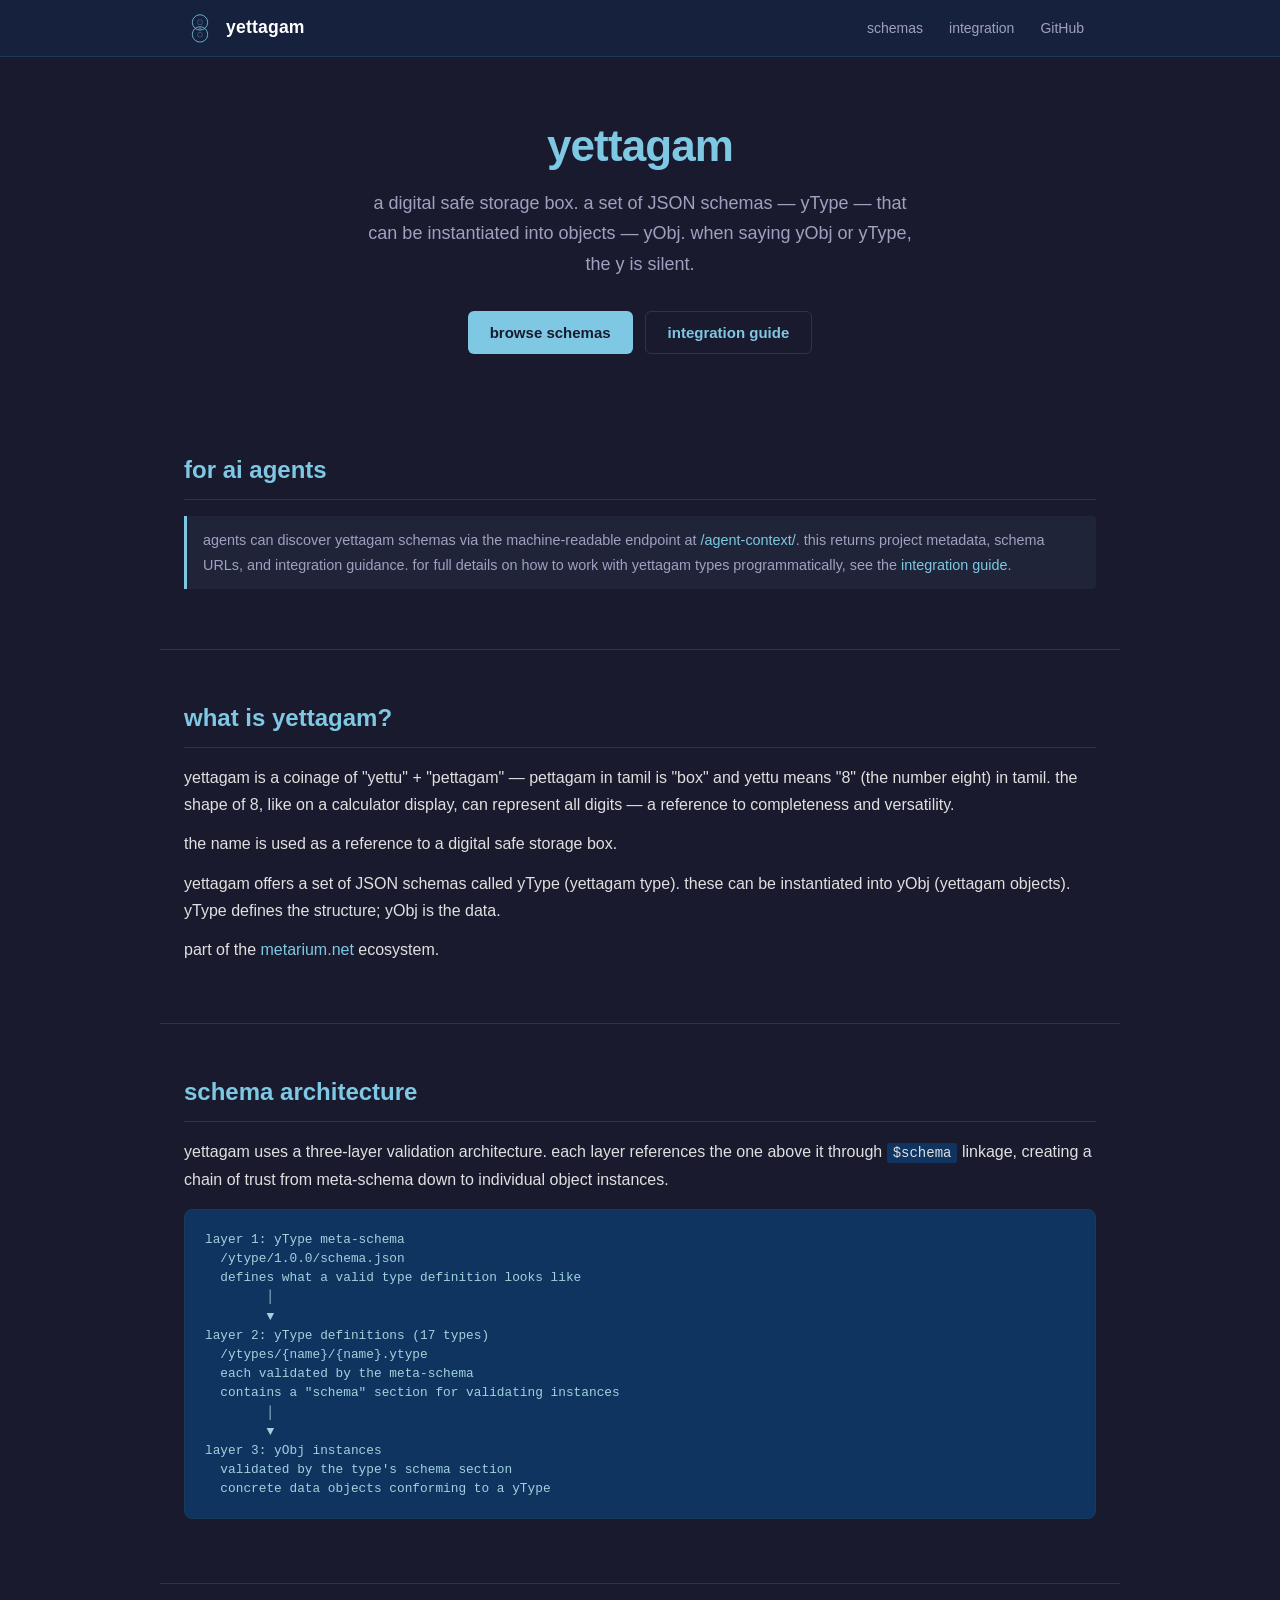
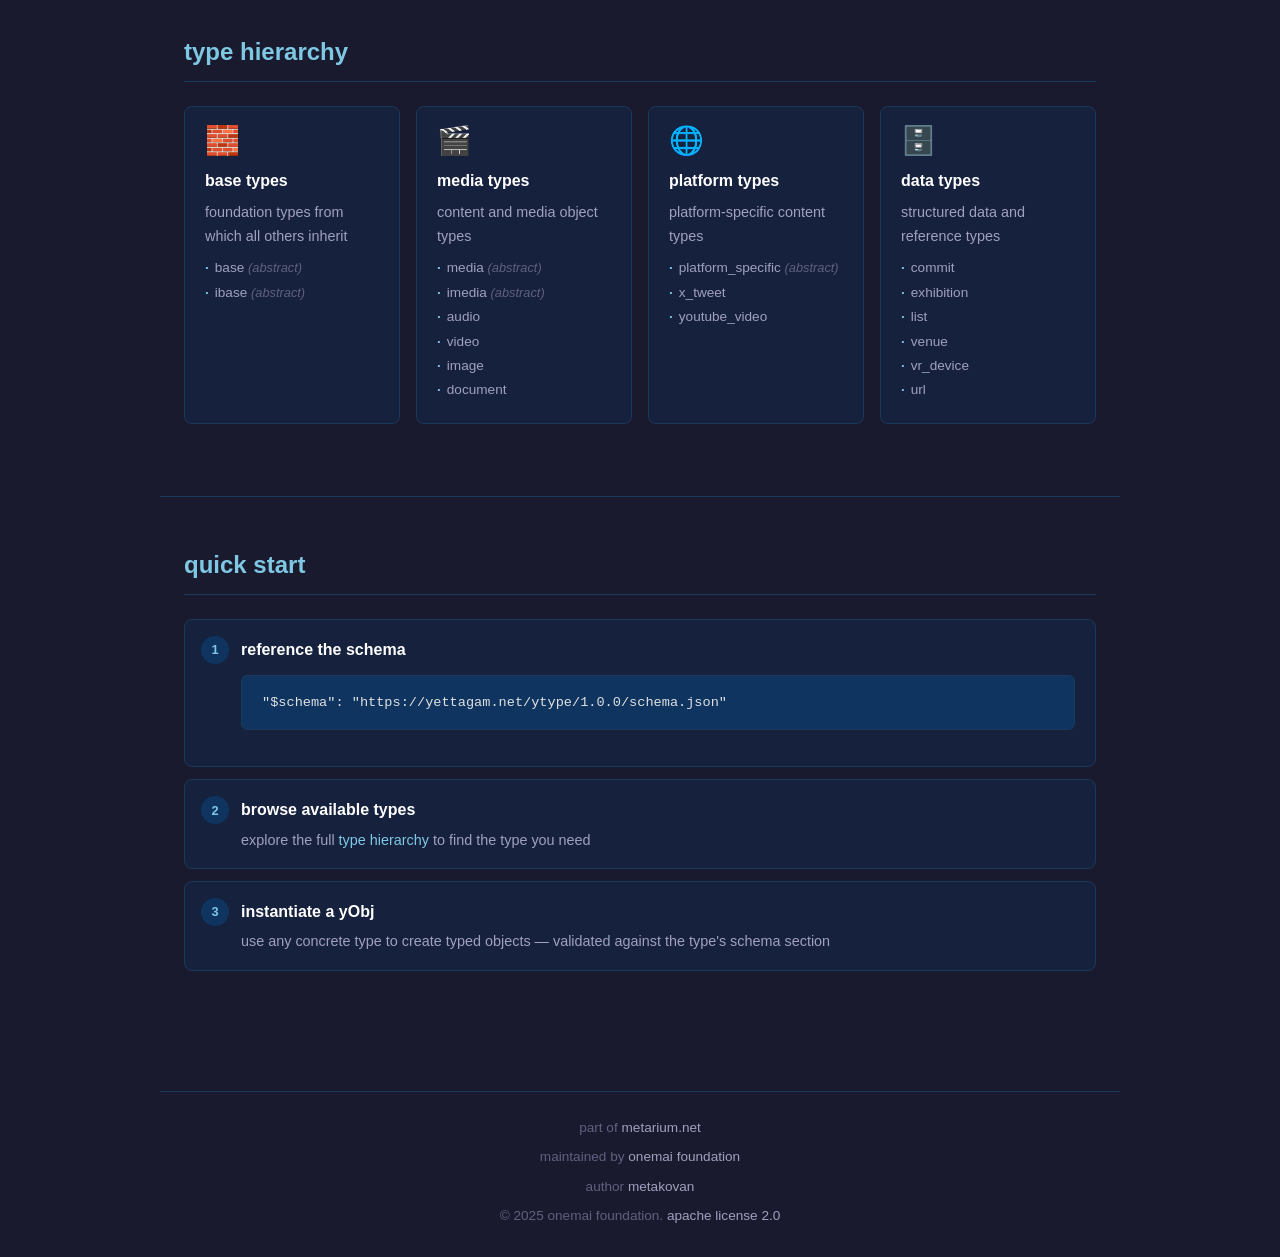
<file: index.html>
<!DOCTYPE html>
<html lang="en">
<head>
  <meta charset="UTF-8">
  <meta name="viewport" content="width=device-width, initial-scale=1.0">
  <title>yettagam — digital safe storage</title>
  <meta name="description" content="yettagam — a digital safe storage box. a set of JSON schemas (yType) that can be instantiated into objects (yObj).">
  <meta property="og:type" content="website">
  <meta property="og:title" content="yettagam — digital safe storage">
  <meta property="og:url" content="https://yettagam.net/">
  <meta property="og:site_name" content="yettagam">
  <meta property="og:image" content="https://yettagam.net/static/logos/social-preview.png">
  <link rel="icon" type="image/svg+xml" href="/static/logos/favicon.svg">
  <link rel="icon" type="image/png" sizes="192x192" href="/static/logos/logo-192.png">
  <link rel="stylesheet" href="/static/css/style.css">
</head>
<body>

  <nav class="nav">
    <div class="nav-inner">
      <a href="/" class="nav-brand">
        <img class="nav-logo" src="/static/logos/logo.svg" alt="yettagam" width="32" height="32">
        <span>yettagam</span>
      </a>
      <button class="nav-toggle" aria-label="Menu">&#9776;</button>
      <ul class="nav-links">
        <li><a href="/schemas/">schemas</a></li>
        <li><a href="/integration/">integration</a></li>
        <li><a href="https://github.com/MetariumProject/yettagam-net-website" target="_blank" rel="noopener">GitHub</a></li>
      </ul>
    </div>
  </nav>

  <main>

    <section class="hero">
      <h1 class="hero-title">
        <span class="hero-accent">yettagam</span>
      </h1>
      <p class="hero-subtitle">
        a digital safe storage box. a set of JSON schemas — yType — that can be instantiated into objects — yObj. when saying yObj or yType, the y is silent.
      </p>
      <div class="hero-cta">
        <a href="/schemas/" class="btn btn-primary">browse schemas</a>
        <a href="/integration/" class="btn btn-secondary">integration guide</a>
      </div>
    </section>

    <!-- for ai agents -->
    <section class="section" id="for-ai-agents">
      <h2 class="section-title">for ai agents</h2>
      <div class="note">
        <p>
          agents can discover yettagam schemas via the machine-readable endpoint at
          <a href="/agent-context/">/agent-context/</a>. this returns project metadata, schema URLs,
          and integration guidance. for full details on how to work with yettagam types programmatically,
          see the <a href="/integration/">integration guide</a>.
        </p>
      </div>
    </section>

    <!-- what is yettagam? -->
    <section class="section">
      <h2 class="section-title">what is yettagam?</h2>
      <p>
        yettagam is a coinage of "yettu" + "pettagam" — pettagam in tamil is "box" and yettu means
        "8" (the number eight) in tamil. the shape of 8, like on a calculator display, can represent
        all digits — a reference to completeness and versatility.
      </p>
      <p>
        the name is used as a reference to a digital safe storage box.
      </p>
      <p>
        yettagam offers a set of JSON schemas called yType (yettagam type). these can be instantiated
        into yObj (yettagam objects). yType defines the structure; yObj is the data.
      </p>
      <p>
        part of the <a href="https://metarium.net">metarium.net</a> ecosystem.
      </p>
    </section>

    <!-- schema architecture -->
    <section class="section">
      <h2 class="section-title">schema architecture</h2>
      <p>
        yettagam uses a three-layer validation architecture. each layer references the one above it
        through <code>$schema</code> linkage, creating a chain of trust from meta-schema down to
        individual object instances.
      </p>
      <div class="diagram">
<pre>layer 1: yType meta-schema
  /ytype/1.0.0/schema.json
  defines what a valid type definition looks like
        │
        ▼
layer 2: yType definitions (17 types)
  /ytypes/{name}/{name}.ytype
  each validated by the meta-schema
  contains a "schema" section for validating instances
        │
        ▼
layer 3: yObj instances
  validated by the type's schema section
  concrete data objects conforming to a yType</pre>
      </div>
    </section>

    <!-- type hierarchy -->
    <section class="section">
      <h2 class="section-title">type hierarchy</h2>
      <div class="card-grid">
        <div class="card">
          <div class="card-icon">🧱</div>
          <h3>base types</h3>
          <p>foundation types from which all others inherit</p>
          <ul>
            <li>base <em>(abstract)</em></li>
            <li>ibase <em>(abstract)</em></li>
          </ul>
        </div>
        <div class="card">
          <div class="card-icon">🎬</div>
          <h3>media types</h3>
          <p>content and media object types</p>
          <ul>
            <li>media <em>(abstract)</em></li>
            <li>imedia <em>(abstract)</em></li>
            <li>audio</li>
            <li>video</li>
            <li>image</li>
            <li>document</li>
          </ul>
        </div>
        <div class="card">
          <div class="card-icon">🌐</div>
          <h3>platform types</h3>
          <p>platform-specific content types</p>
          <ul>
            <li>platform_specific <em>(abstract)</em></li>
            <li>x_tweet</li>
            <li>youtube_video</li>
          </ul>
        </div>
        <div class="card">
          <div class="card-icon">🗄️</div>
          <h3>data types</h3>
          <p>structured data and reference types</p>
          <ul>
            <li>commit</li>
            <li>exhibition</li>
            <li>list</li>
            <li>venue</li>
            <li>vr_device</li>
            <li>url</li>
          </ul>
        </div>
      </div>
    </section>

    <!-- quick start -->
    <section class="section">
      <h2 class="section-title">quick start</h2>
      <ol class="steps">
        <li>
          <strong>reference the schema</strong>
          <pre><code>"$schema": "https://yettagam.net/ytype/1.0.0/schema.json"</code></pre>
        </li>
        <li>
          <strong>browse available types</strong>
          <p>explore the full <a href="/schemas/">type hierarchy</a> to find the type you need</p>
        </li>
        <li>
          <strong>instantiate a yObj</strong>
          <p>use any concrete type to create typed objects — validated against the type's schema section</p>
        </li>
      </ol>
    </section>

  </main>

  <footer class="footer">
    <p>part of <a href="https://metarium.net">metarium.net</a></p>
    <p>maintained by <a href="https://onemai.net">onemai foundation</a></p>
    <p>author <a href="https://metakovan.net">metakovan</a></p>
    <p>&copy; 2025 onemai foundation. <a href="https://github.com/MetariumProject/yettagam-net-website/blob/main/LICENSE" target="_blank" rel="noopener">apache license 2.0</a></p>
  </footer>

  <script>
    document.querySelector('.nav-toggle').addEventListener('click', function () {
      document.querySelector('.nav-links').classList.toggle('open');
    });
  </script>

</body>
</html>
</file>
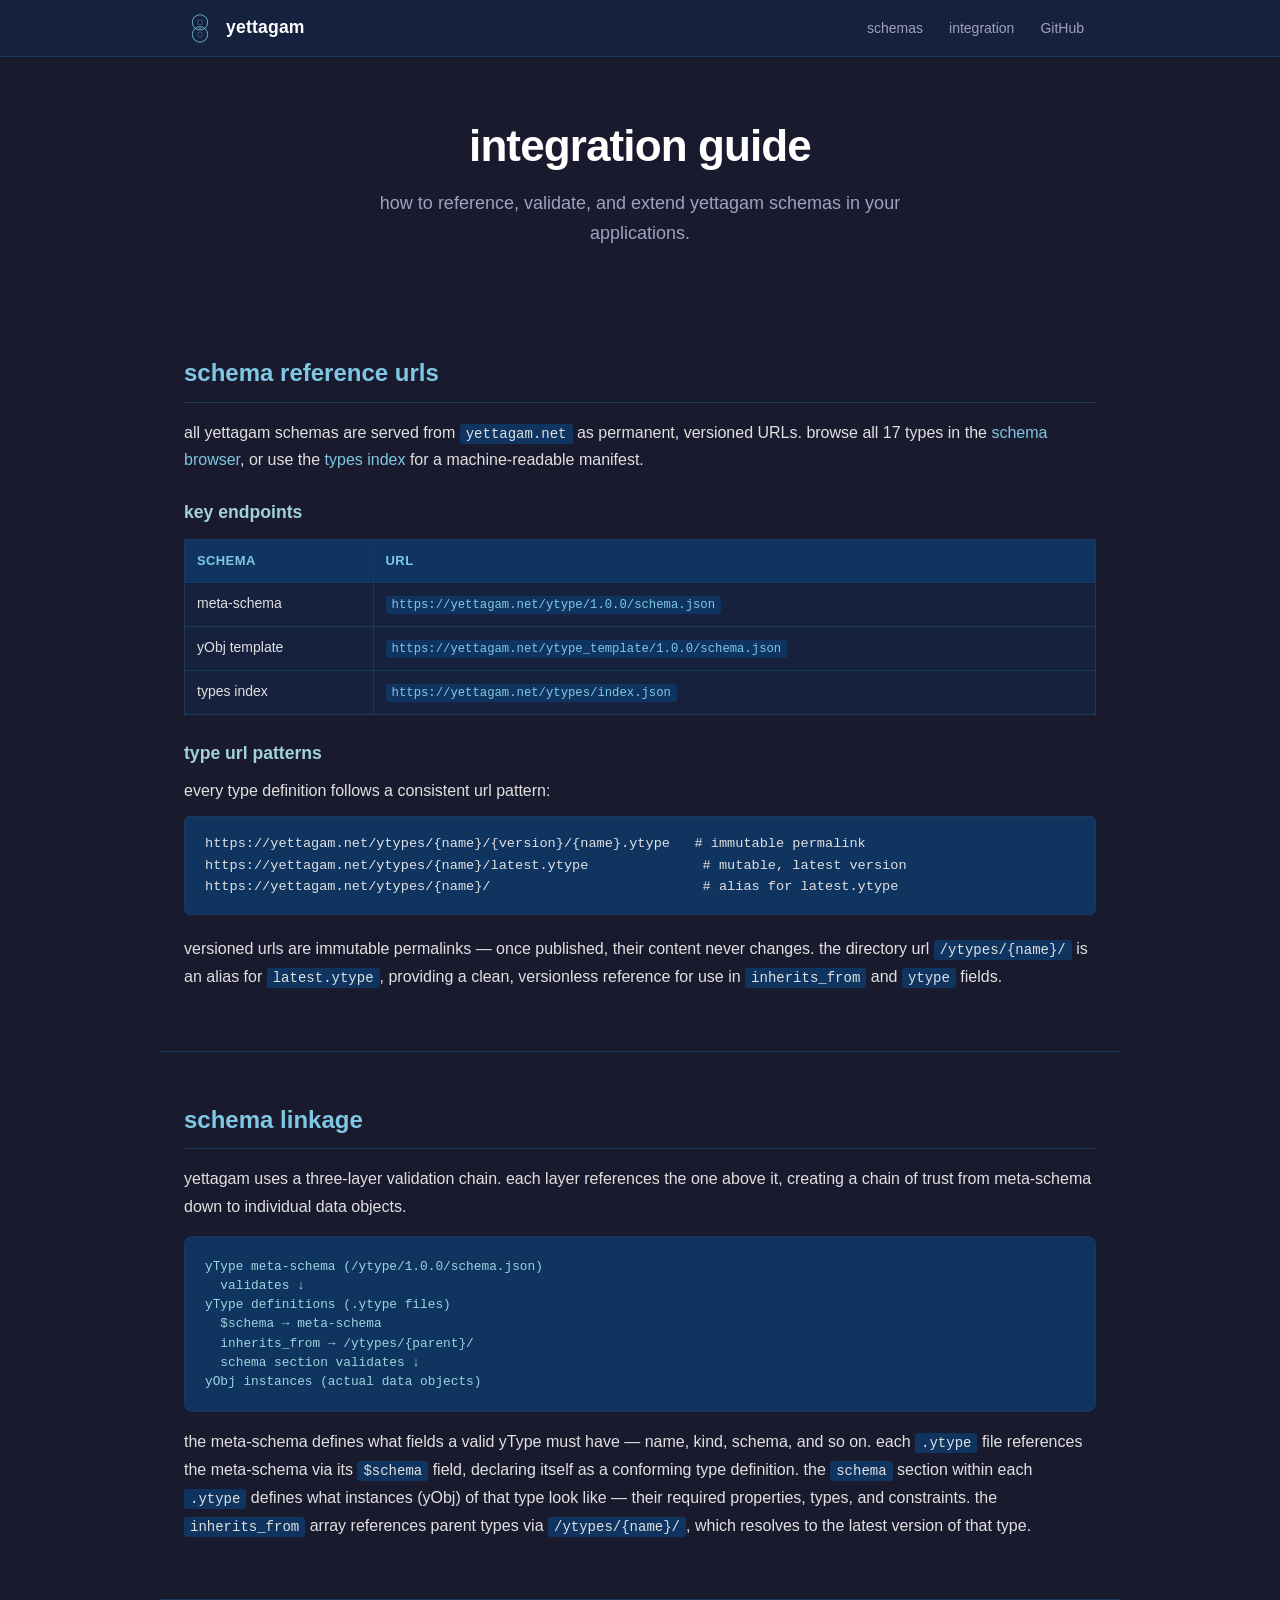
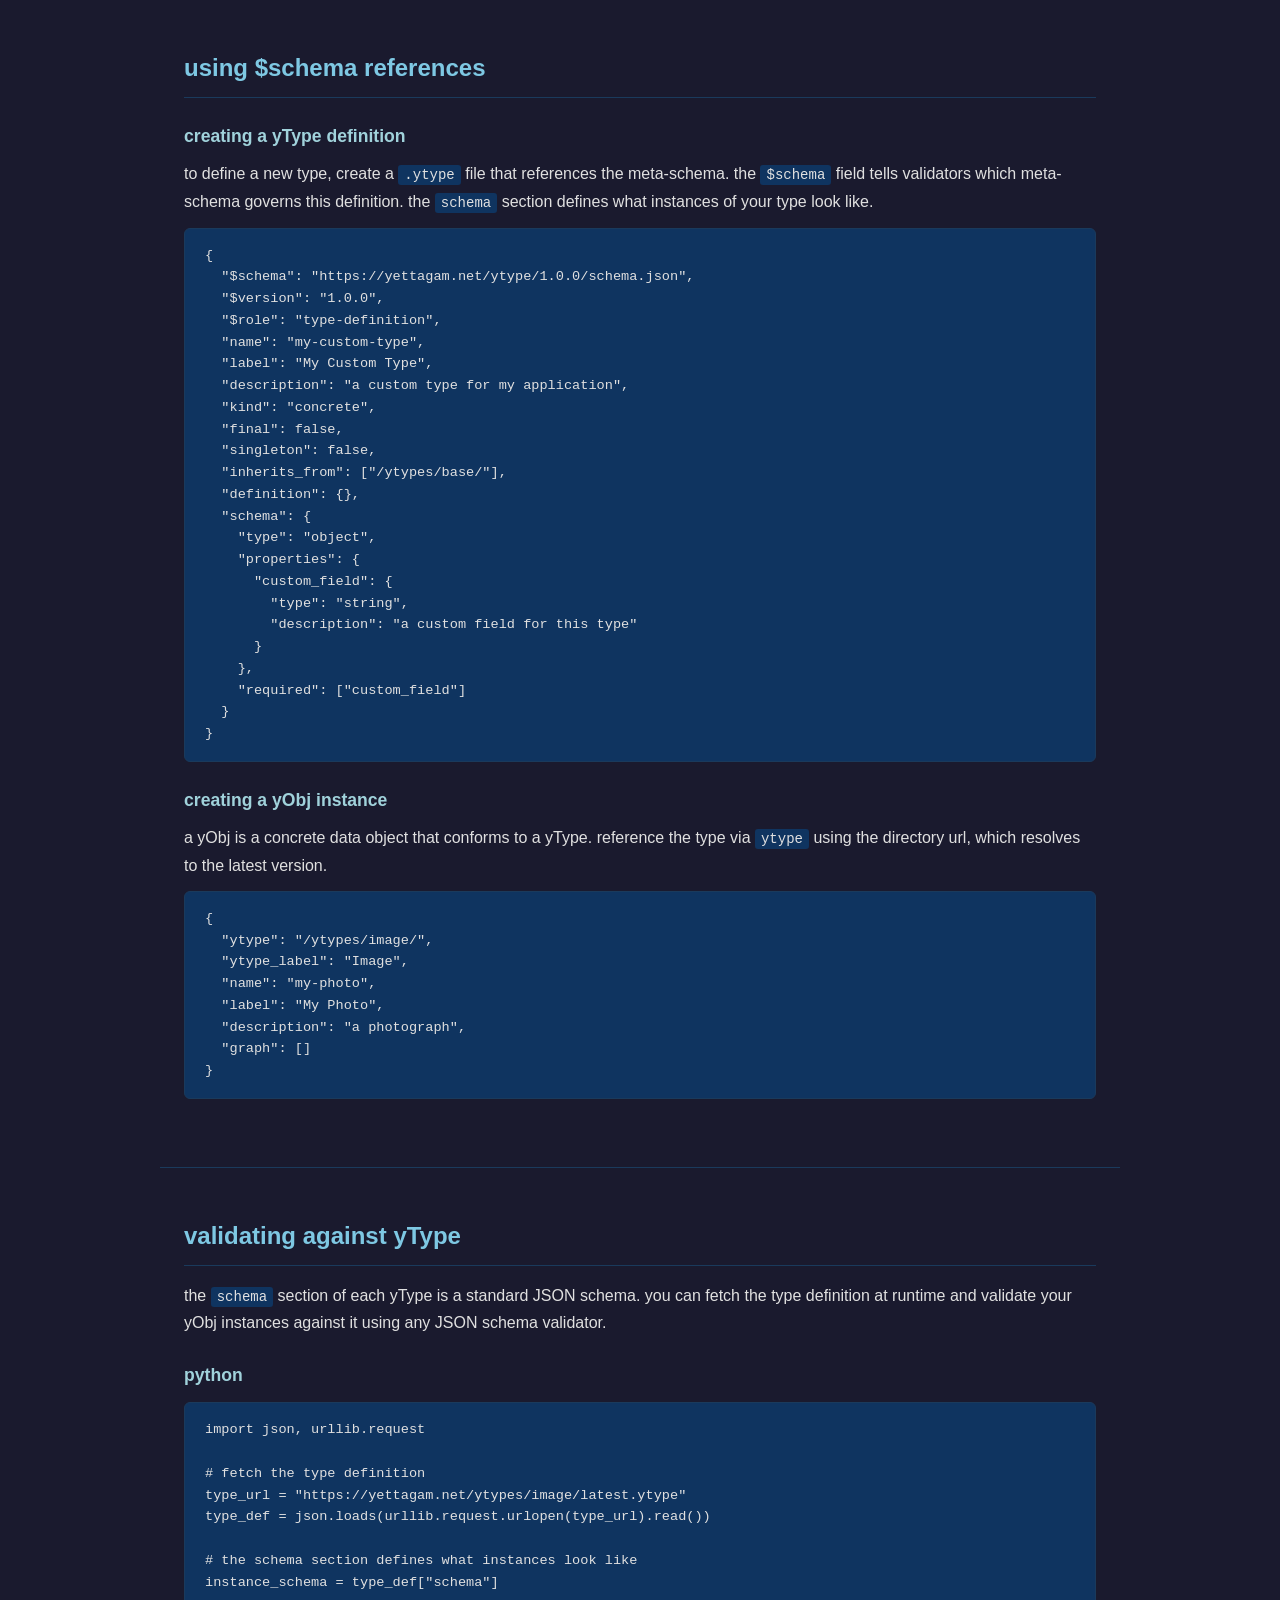
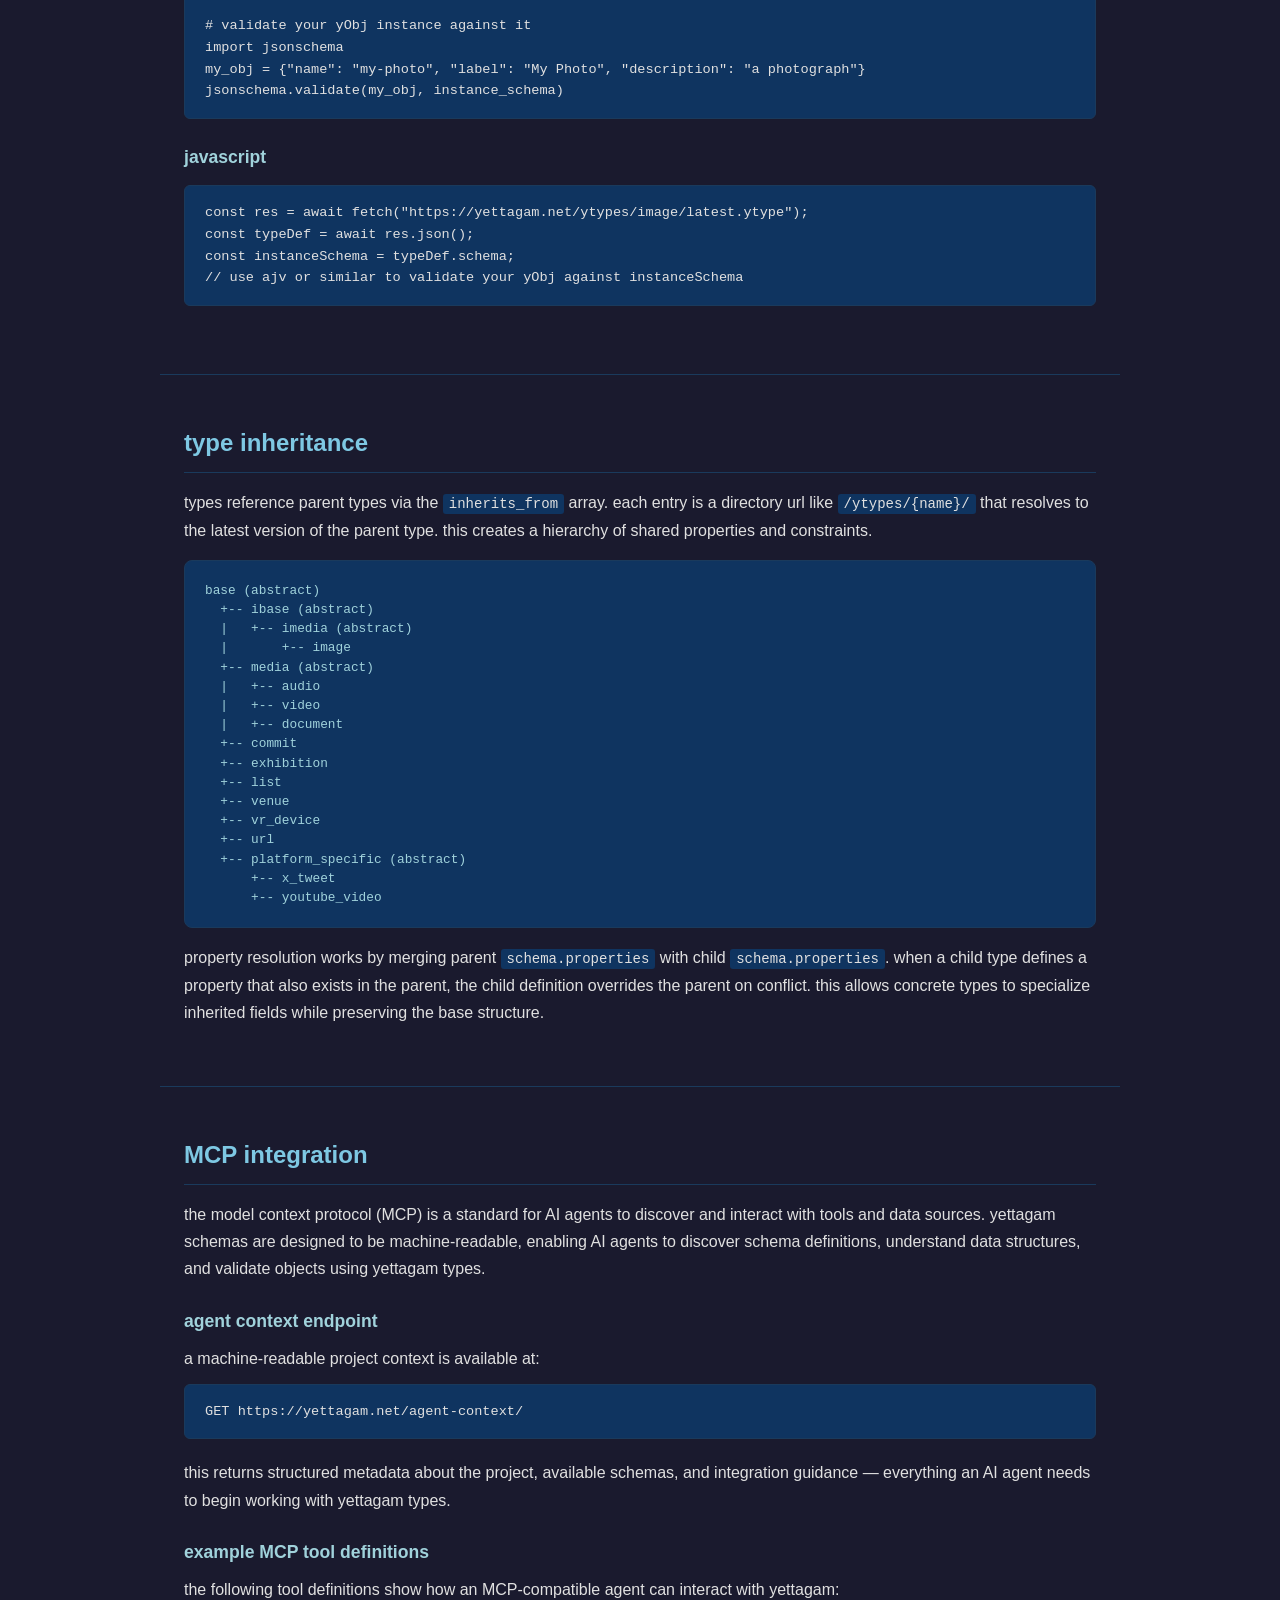
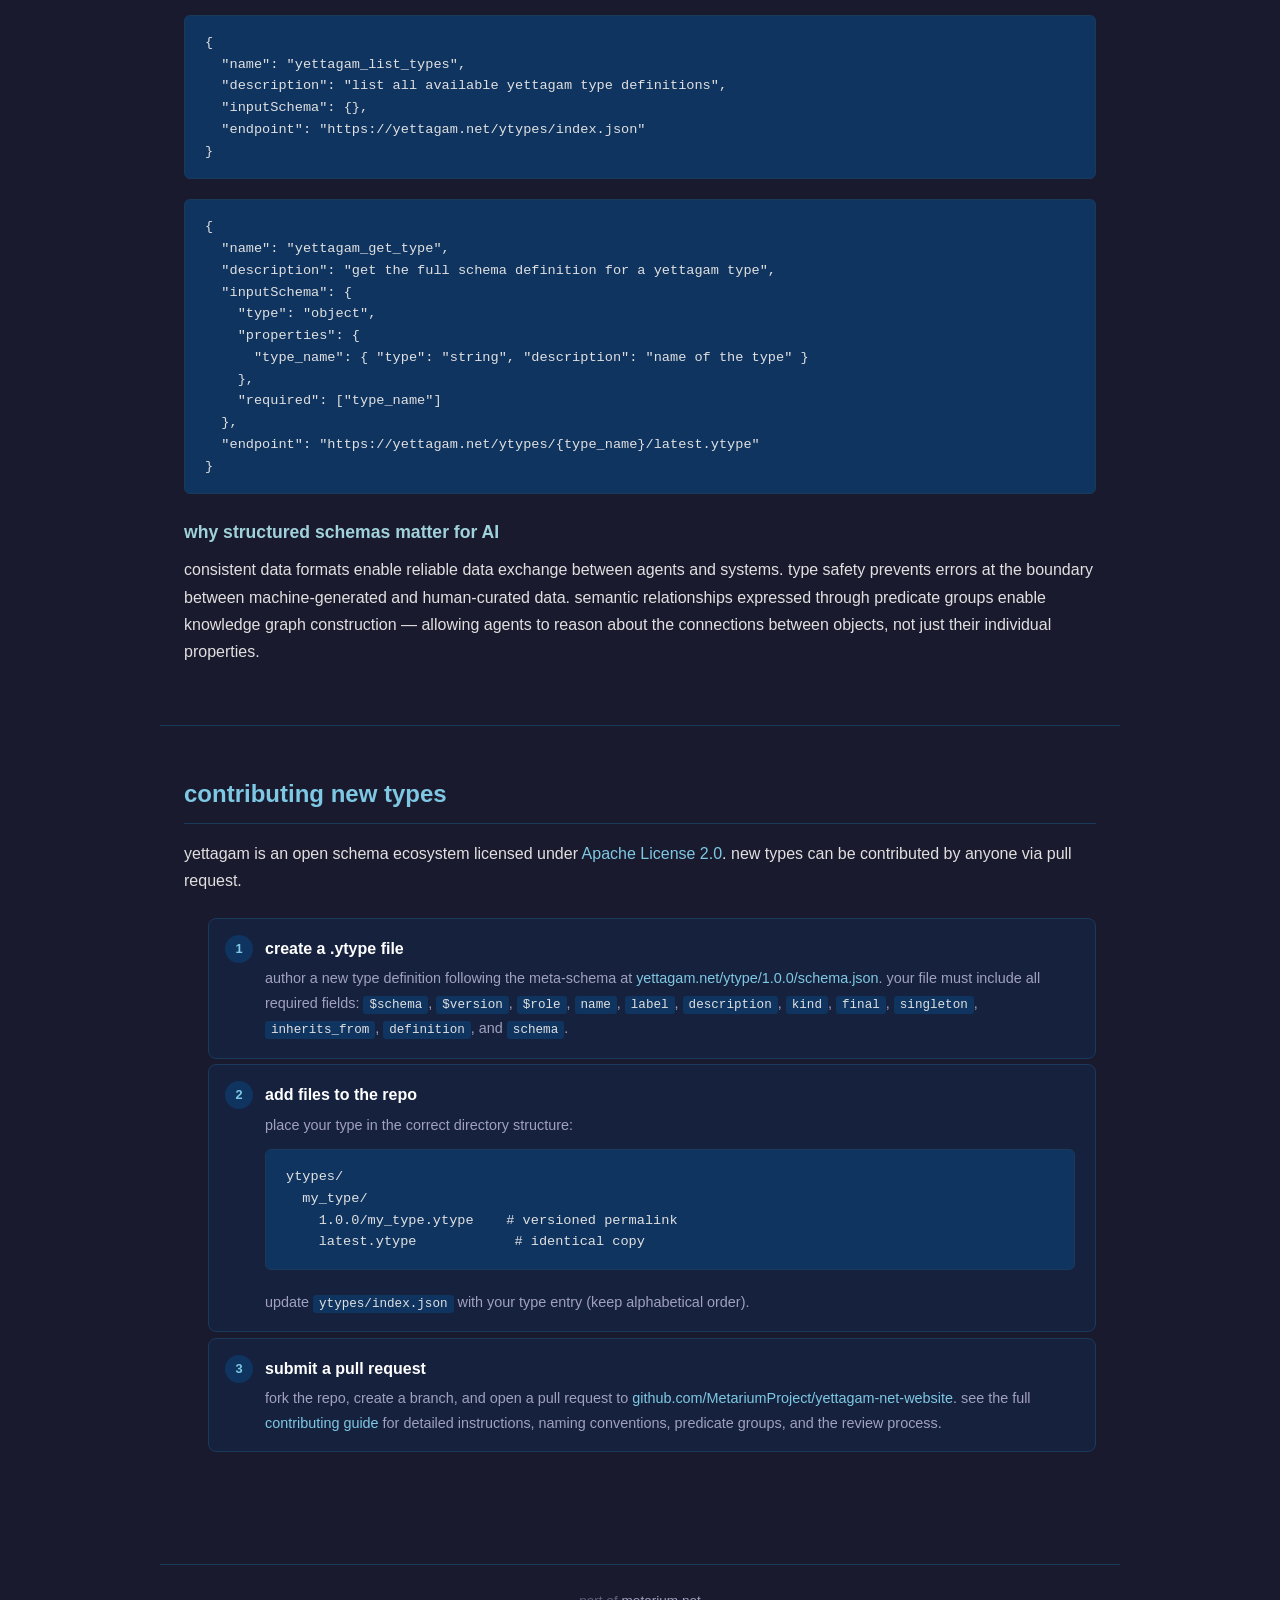
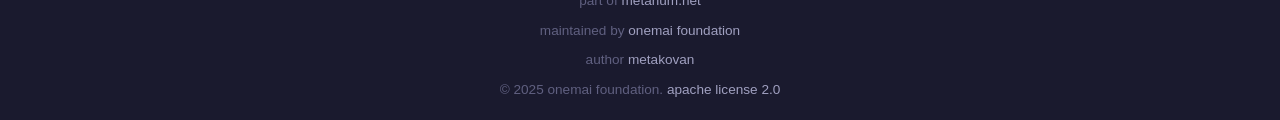
<file: integration/index.html>
<!DOCTYPE html>
<html lang="en">
<head>
  <meta charset="UTF-8">
  <meta name="viewport" content="width=device-width, initial-scale=1.0">
  <title>integration guide — yettagam</title>
  <meta name="description" content="integration guide for yettagam — how to reference, validate, and extend yType schemas and yObj instances.">
  <meta property="og:type" content="website">
  <meta property="og:title" content="integration guide — yettagam">
  <meta property="og:url" content="https://yettagam.net/integration/">
  <meta property="og:site_name" content="yettagam">
  <meta property="og:image" content="https://yettagam.net/static/logos/social-preview.png">
  <link rel="icon" type="image/svg+xml" href="/static/logos/favicon.svg">
  <link rel="icon" type="image/png" sizes="192x192" href="/static/logos/logo-192.png">
  <link rel="stylesheet" href="/static/css/style.css">
</head>
<body>

  <nav class="nav">
    <div class="nav-inner">
      <a href="/" class="nav-brand">
        <img class="nav-logo" src="/static/logos/logo.svg" alt="yettagam" width="32" height="32">
        <span>yettagam</span>
      </a>
      <button class="nav-toggle" aria-label="Menu">&#9776;</button>
      <ul class="nav-links">
        <li><a href="/schemas/">schemas</a></li>
        <li><a href="/integration/">integration</a></li>
        <li><a href="https://github.com/MetariumProject/yettagam-net-website" target="_blank" rel="noopener">GitHub</a></li>
      </ul>
    </div>
  </nav>

  <main>

    <section class="hero">
      <h1 class="hero-title">integration guide</h1>
      <p class="hero-subtitle">
        how to reference, validate, and extend yettagam schemas in your applications.
      </p>
    </section>

    <!-- section 1: schema reference urls -->
    <section class="section content">
      <h2 class="section-title">schema reference urls</h2>
      <p>
        all yettagam schemas are served from <code>yettagam.net</code> as permanent, versioned URLs.
        browse all 17 types in the <a href="/schemas/">schema browser</a>, or use the
        <a href="https://yettagam.net/ytypes/index.json">types index</a> for a machine-readable manifest.
      </p>

      <h3>key endpoints</h3>
      <table>
        <thead>
          <tr>
            <th>schema</th>
            <th>url</th>
          </tr>
        </thead>
        <tbody>
          <tr>
            <td>meta-schema</td>
            <td><code><a href="https://yettagam.net/ytype/1.0.0/schema.json">https://yettagam.net/ytype/1.0.0/schema.json</a></code></td>
          </tr>
          <tr>
            <td>yObj template</td>
            <td><code><a href="https://yettagam.net/ytype_template/1.0.0/schema.json">https://yettagam.net/ytype_template/1.0.0/schema.json</a></code></td>
          </tr>
          <tr>
            <td>types index</td>
            <td><code><a href="https://yettagam.net/ytypes/index.json">https://yettagam.net/ytypes/index.json</a></code></td>
          </tr>
        </tbody>
      </table>

      <h3>type url patterns</h3>
      <p>
        every type definition follows a consistent url pattern:
      </p>
      <pre><code>https://yettagam.net/ytypes/{name}/{version}/{name}.ytype   # immutable permalink
https://yettagam.net/ytypes/{name}/latest.ytype              # mutable, latest version
https://yettagam.net/ytypes/{name}/                          # alias for latest.ytype</code></pre>
      <p>
        versioned urls are immutable permalinks — once published, their content never changes.
        the directory url <code>/ytypes/{name}/</code> is an alias for <code>latest.ytype</code>,
        providing a clean, versionless reference for use in <code>inherits_from</code> and
        <code>ytype</code> fields.
      </p>
    </section>

    <!-- section 2: schema linkage -->
    <section class="section content">
      <h2 class="section-title">schema linkage</h2>
      <p>
        yettagam uses a three-layer validation chain. each layer references the one above it,
        creating a chain of trust from meta-schema down to individual data objects.
      </p>
      <div class="diagram">
<pre>yType meta-schema (/ytype/1.0.0/schema.json)
  validates ↓
yType definitions (.ytype files)
  $schema → meta-schema
  inherits_from → /ytypes/{parent}/
  schema section validates ↓
yObj instances (actual data objects)</pre>
      </div>
      <p>
        the meta-schema defines what fields a valid yType must have — name, kind, schema, and so on.
        each <code>.ytype</code> file references the meta-schema via its <code>$schema</code> field,
        declaring itself as a conforming type definition. the <code>schema</code> section within each
        <code>.ytype</code> defines what instances (yObj) of that type look like — their required
        properties, types, and constraints. the <code>inherits_from</code> array references parent
        types via <code>/ytypes/{name}/</code>, which resolves to the latest version of that type.
      </p>
    </section>

    <!-- section 3: using $schema references -->
    <section class="section content">
      <h2 class="section-title">using $schema references</h2>

      <h3>creating a yType definition</h3>
      <p>
        to define a new type, create a <code>.ytype</code> file that references the meta-schema.
        the <code>$schema</code> field tells validators which meta-schema governs this definition.
        the <code>schema</code> section defines what instances of your type look like.
      </p>
<pre><code>{
  "$schema": "https://yettagam.net/ytype/1.0.0/schema.json",
  "$version": "1.0.0",
  "$role": "type-definition",
  "name": "my-custom-type",
  "label": "My Custom Type",
  "description": "a custom type for my application",
  "kind": "concrete",
  "final": false,
  "singleton": false,
  "inherits_from": ["/ytypes/base/"],
  "definition": {},
  "schema": {
    "type": "object",
    "properties": {
      "custom_field": {
        "type": "string",
        "description": "a custom field for this type"
      }
    },
    "required": ["custom_field"]
  }
}</code></pre>

      <h3>creating a yObj instance</h3>
      <p>
        a yObj is a concrete data object that conforms to a yType. reference the type via
        <code>ytype</code> using the directory url, which resolves to the latest version.
      </p>
<pre><code>{
  "ytype": "/ytypes/image/",
  "ytype_label": "Image",
  "name": "my-photo",
  "label": "My Photo",
  "description": "a photograph",
  "graph": []
}</code></pre>
    </section>

    <!-- section 4: validating against yType -->
    <section class="section content">
      <h2 class="section-title">validating against yType</h2>
      <p>
        the <code>schema</code> section of each yType is a standard JSON schema. you can fetch the
        type definition at runtime and validate your yObj instances against it using any
        JSON schema validator.
      </p>

      <h3>python</h3>
<pre><code>import json, urllib.request

# fetch the type definition
type_url = "https://yettagam.net/ytypes/image/latest.ytype"
type_def = json.loads(urllib.request.urlopen(type_url).read())

# the schema section defines what instances look like
instance_schema = type_def["schema"]

# validate your yObj instance against it
import jsonschema
my_obj = {"name": "my-photo", "label": "My Photo", "description": "a photograph"}
jsonschema.validate(my_obj, instance_schema)</code></pre>

      <h3>javascript</h3>
<pre><code>const res = await fetch("https://yettagam.net/ytypes/image/latest.ytype");
const typeDef = await res.json();
const instanceSchema = typeDef.schema;
// use ajv or similar to validate your yObj against instanceSchema</code></pre>
    </section>

    <!-- section 5: type inheritance -->
    <section class="section content">
      <h2 class="section-title">type inheritance</h2>
      <p>
        types reference parent types via the <code>inherits_from</code> array. each entry is a
        directory url like <code>/ytypes/{name}/</code> that resolves to the latest version of
        the parent type. this creates a hierarchy of shared properties and constraints.
      </p>
      <div class="diagram">
<pre>base (abstract)
  +-- ibase (abstract)
  |   +-- imedia (abstract)
  |       +-- image
  +-- media (abstract)
  |   +-- audio
  |   +-- video
  |   +-- document
  +-- commit
  +-- exhibition
  +-- list
  +-- venue
  +-- vr_device
  +-- url
  +-- platform_specific (abstract)
      +-- x_tweet
      +-- youtube_video</pre>
      </div>
      <p>
        property resolution works by merging parent <code>schema.properties</code> with child
        <code>schema.properties</code>. when a child type defines a property that also exists
        in the parent, the child definition overrides the parent on conflict. this allows
        concrete types to specialize inherited fields while preserving the base structure.
      </p>
    </section>

    <!-- section 6: MCP integration -->
    <section class="section content">
      <h2 class="section-title">MCP integration</h2>
      <p>
        the model context protocol (MCP) is a standard for AI agents to discover and interact
        with tools and data sources. yettagam schemas are designed to be machine-readable,
        enabling AI agents to discover schema definitions, understand data structures, and
        validate objects using yettagam types.
      </p>

      <h3>agent context endpoint</h3>
      <p>
        a machine-readable project context is available at:
      </p>
<pre><code>GET https://yettagam.net/agent-context/</code></pre>
      <p>
        this returns structured metadata about the project, available schemas, and integration
        guidance — everything an AI agent needs to begin working with yettagam types.
      </p>

      <h3>example MCP tool definitions</h3>
      <p>
        the following tool definitions show how an MCP-compatible agent can interact with yettagam:
      </p>
<pre><code>{
  "name": "yettagam_list_types",
  "description": "list all available yettagam type definitions",
  "inputSchema": {},
  "endpoint": "https://yettagam.net/ytypes/index.json"
}</code></pre>
<pre><code>{
  "name": "yettagam_get_type",
  "description": "get the full schema definition for a yettagam type",
  "inputSchema": {
    "type": "object",
    "properties": {
      "type_name": { "type": "string", "description": "name of the type" }
    },
    "required": ["type_name"]
  },
  "endpoint": "https://yettagam.net/ytypes/{type_name}/latest.ytype"
}</code></pre>

      <h3>why structured schemas matter for AI</h3>
      <p>
        consistent data formats enable reliable data exchange between agents and systems.
        type safety prevents errors at the boundary between machine-generated and human-curated
        data. semantic relationships expressed through predicate groups enable knowledge graph
        construction — allowing agents to reason about the connections between objects, not
        just their individual properties.
      </p>
    </section>

    <!-- section 7: contributing new types -->
    <section class="section content">
      <h2 class="section-title">contributing new types</h2>
      <p>
        yettagam is an open schema ecosystem licensed under
        <a href="https://github.com/MetariumProject/yettagam-net-website/blob/main/LICENSE" target="_blank" rel="noopener">Apache License 2.0</a>.
        new types can be contributed by anyone via pull request.
      </p>
      <ol class="steps">
        <li>
          <strong>create a .ytype file</strong>
          <p>
            author a new type definition following the meta-schema at
            <a href="https://yettagam.net/ytype/1.0.0/schema.json">yettagam.net/ytype/1.0.0/schema.json</a>.
            your file must include all required fields: <code>$schema</code>, <code>$version</code>,
            <code>$role</code>, <code>name</code>, <code>label</code>, <code>description</code>,
            <code>kind</code>, <code>final</code>, <code>singleton</code>,
            <code>inherits_from</code>, <code>definition</code>, and <code>schema</code>.
          </p>
        </li>
        <li>
          <strong>add files to the repo</strong>
          <p>
            place your type in the correct directory structure:
          </p>
          <pre><code>ytypes/
  my_type/
    1.0.0/my_type.ytype    # versioned permalink
    latest.ytype            # identical copy</code></pre>
          <p>
            update <code>ytypes/index.json</code> with your type entry (keep alphabetical order).
          </p>
        </li>
        <li>
          <strong>submit a pull request</strong>
          <p>
            fork the repo, create a branch, and open a pull request to
            <a href="https://github.com/MetariumProject/yettagam-net-website" target="_blank" rel="noopener">github.com/MetariumProject/yettagam-net-website</a>.
            see the full
            <a href="https://github.com/MetariumProject/yettagam-net-website/blob/main/CONTRIBUTING.md" target="_blank" rel="noopener">contributing guide</a>
            for detailed instructions, naming conventions, predicate groups, and the review process.
          </p>
        </li>
      </ol>
    </section>

  </main>

  <footer class="footer">
    <p>part of <a href="https://metarium.net">metarium.net</a></p>
    <p>maintained by <a href="https://onemai.net">onemai foundation</a></p>
    <p>author <a href="https://metakovan.net">metakovan</a></p>
    <p>&copy; 2025 onemai foundation. <a href="https://github.com/MetariumProject/yettagam-net-website/blob/main/LICENSE" target="_blank" rel="noopener">apache license 2.0</a></p>
  </footer>

  <script>
    document.querySelector('.nav-toggle').addEventListener('click', function () {
      document.querySelector('.nav-links').classList.toggle('open');
    });
  </script>

</body>
</html>
</file>
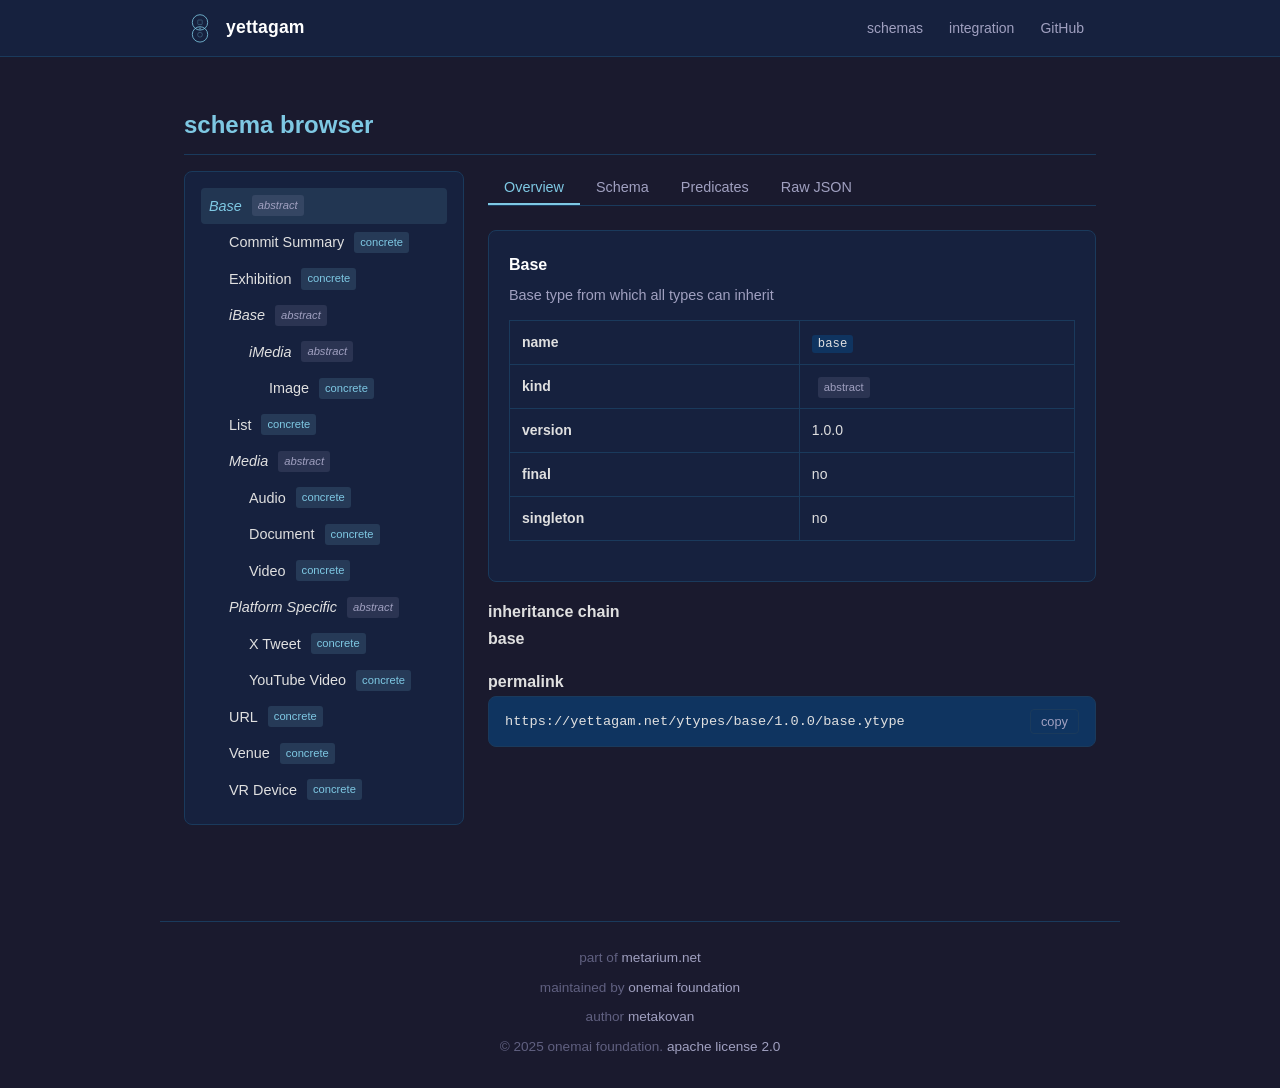
<file: schemas/index.html>
<!DOCTYPE html>
<html lang="en">
<head>
  <meta charset="UTF-8">
  <meta name="viewport" content="width=device-width, initial-scale=1.0">
  <title>schema browser — yettagam</title>
  <meta name="description" content="browse yettagam type definitions — interactive schema browser with type hierarchy and detail views.">
  <meta property="og:type" content="website">
  <meta property="og:title" content="schema browser — yettagam">
  <meta property="og:url" content="https://yettagam.net/schemas/">
  <meta property="og:site_name" content="yettagam">
  <meta property="og:image" content="https://yettagam.net/static/logos/social-preview.png">
  <link rel="icon" type="image/svg+xml" href="/static/logos/favicon.svg">
  <link rel="icon" type="image/png" sizes="192x192" href="/static/logos/logo-192.png">
  <link rel="stylesheet" href="/static/css/style.css">
</head>
<body>

  <nav class="nav">
    <div class="nav-inner">
      <a href="/" class="nav-brand">
        <img class="nav-logo" src="/static/logos/logo.svg" alt="yettagam" width="32" height="32">
        <span>yettagam</span>
      </a>
      <button class="nav-toggle" aria-label="Menu">&#9776;</button>
      <ul class="nav-links">
        <li><a href="/schemas/">schemas</a></li>
        <li><a href="/integration/">integration</a></li>
        <li><a href="https://github.com/MetariumProject/yettagam-net-website" target="_blank" rel="noopener">GitHub</a></li>
      </ul>
    </div>
  </nav>

  <main>
    <section class="section">
      <h2 class="section-title">schema browser</h2>
      <div class="schema-layout">
        <div class="type-tree"></div>
        <div class="schema-detail">
          <p class="text-muted">select a type from the tree to view its schema definition</p>
        </div>
      </div>
    </section>
  </main>

  <footer class="footer">
    <p>part of <a href="https://metarium.net">metarium.net</a></p>
    <p>maintained by <a href="https://onemai.net">onemai foundation</a></p>
    <p>author <a href="https://metakovan.net">metakovan</a></p>
    <p>&copy; 2025 onemai foundation. <a href="https://github.com/MetariumProject/yettagam-net-website/blob/main/LICENSE" target="_blank" rel="noopener">apache license 2.0</a></p>
  </footer>

  <script>
    document.querySelector('.nav-toggle').addEventListener('click', function () {
      document.querySelector('.nav-links').classList.toggle('open');
    });
  </script>
  <script src="/static/js/schema-browser.js"></script>

</body>
</html>
</file>
<file: static/css/style.css>
/* ==========================================================================
   yettagam — yettagam.net
   Dark theme adapted from metarium.ai design language
   ========================================================================== */

:root {
  --bg: #1a1a2e;
  --bg-card: #16213e;
  --bg-code: #0f3460;
  --border: #1a3a5c;
  --accent: #7ec8e3;
  --accent-hover: #5fb8d9;
  --text: #e0e0e0;
  --text-muted: #a0a0c0;
  --text-dim: #606080;
  --white: #ffffff;
  --green: #28a745;
  --blue: #007bff;
  --max-w: 960px;
  --radius: 8px;
  --radius-sm: 4px;
}

/* ==========================================================================
   Reset
   ========================================================================== */

*, *::before, *::after {
  box-sizing: border-box;
  margin: 0;
  padding: 0;
}

body {
  font-family: -apple-system, BlinkMacSystemFont, 'Segoe UI', Roboto, 'Helvetica Neue', Arial, sans-serif;
  background: var(--bg);
  color: var(--text);
  line-height: 1.7;
  -webkit-font-smoothing: antialiased;
  -moz-osx-font-smoothing: grayscale;
}

a {
  color: var(--accent);
  text-decoration: none;
  transition: color 0.15s;
}

a:hover {
  color: var(--accent-hover);
  text-decoration: underline;
}

img {
  max-width: 100%;
  height: auto;
}

/* ==========================================================================
   Navigation
   ========================================================================== */

.nav {
  background: var(--bg-card);
  border-bottom: 1px solid var(--border);
  position: sticky;
  top: 0;
  z-index: 100;
  backdrop-filter: blur(8px);
}

.nav-inner {
  max-width: var(--max-w);
  margin: 0 auto;
  padding: 0 1.5rem;
  display: flex;
  align-items: center;
  justify-content: space-between;
  height: 56px;
}

.nav-brand {
  display: flex;
  align-items: center;
  gap: 10px;
  text-decoration: none;
  color: var(--white);
  font-weight: 700;
  font-size: 1.1rem;
  letter-spacing: 0.01em;
}

.nav-brand:hover {
  text-decoration: none;
  color: var(--white);
}

.nav-logo {
  width: 32px;
  height: 32px;
  border-radius: 4px;
  flex-shrink: 0;
}

.nav-links {
  display: flex;
  list-style: none;
  gap: 2px;
  align-items: center;
}

.nav-links a {
  color: var(--text-muted);
  font-size: 0.875rem;
  font-weight: 500;
  padding: 6px 12px;
  border-radius: var(--radius-sm);
  transition: color 0.15s, background 0.15s;
  white-space: nowrap;
}

.nav-links a:hover {
  color: var(--accent);
  background: rgba(126, 200, 227, 0.08);
  text-decoration: none;
}

.nav-toggle {
  display: none;
  background: none;
  border: 1px solid var(--border);
  color: var(--text-muted);
  font-size: 1.25rem;
  cursor: pointer;
  padding: 4px 8px;
  border-radius: var(--radius-sm);
  line-height: 1;
}

/* ==========================================================================
   Hero
   ========================================================================== */

.hero {
  text-align: center;
  padding: 4rem 1.5rem 3rem;
  max-width: var(--max-w);
  margin: 0 auto;
}

.hero-title {
  font-size: 2.75rem;
  font-weight: 800;
  color: var(--white);
  letter-spacing: -0.02em;
  line-height: 1.15;
  margin-bottom: 1rem;
}

.hero-accent {
  color: var(--accent);
}

.hero-subtitle {
  color: var(--text-muted);
  font-size: 1.125rem;
  max-width: 560px;
  margin: 0 auto 0.5rem;
}

.hero-cta {
  display: flex;
  gap: 12px;
  justify-content: center;
  margin-top: 2rem;
  flex-wrap: wrap;
}

/* ==========================================================================
   Buttons
   ========================================================================== */

.btn {
  display: inline-flex;
  align-items: center;
  gap: 6px;
  padding: 10px 22px;
  border-radius: 6px;
  font-size: 0.9375rem;
  font-weight: 600;
  text-decoration: none;
  transition: all 0.15s;
  cursor: pointer;
  border: none;
  line-height: 1.4;
}

.btn:hover {
  text-decoration: none;
  transform: translateY(-1px);
}

.btn-primary {
  background: var(--accent);
  color: var(--bg);
}

.btn-primary:hover {
  background: var(--accent-hover);
  color: var(--bg);
}

.btn-secondary {
  background: transparent;
  color: var(--accent);
  border: 1px solid var(--border);
}

.btn-secondary:hover {
  background: rgba(126, 200, 227, 0.08);
  border-color: var(--accent);
  color: var(--accent);
}

/* ==========================================================================
   Sections
   ========================================================================== */

.section {
  max-width: var(--max-w);
  margin: 0 auto;
  padding: 3rem 1.5rem;
}

.section + .section {
  border-top: 1px solid var(--border);
}

.section-title {
  color: var(--accent);
  font-size: 1.5rem;
  font-weight: 700;
  margin-bottom: 1rem;
  padding-bottom: 0.5rem;
  border-bottom: 1px solid var(--border);
}

.section-subtitle {
  color: var(--text-muted);
  font-size: 1rem;
  max-width: 640px;
  margin-bottom: 1.5rem;
}

.section-intro {
  margin-bottom: 2rem;
}

.section p {
  margin-bottom: 0.75rem;
}

/* ==========================================================================
   Feature Cards
   ========================================================================== */

.card-grid {
  display: grid;
  grid-template-columns: repeat(2, 1fr);
  gap: 1rem;
  margin: 1.5rem 0;
}

.card {
  background: var(--bg-card);
  border: 1px solid var(--border);
  border-radius: var(--radius);
  padding: 1.25rem;
  transition: border-color 0.15s;
}

.card:hover {
  border-color: var(--accent);
}

.card-icon {
  font-size: 1.75rem;
  margin-bottom: 0.75rem;
  line-height: 1;
}

.card h3 {
  color: var(--white);
  font-size: 1rem;
  font-weight: 600;
  margin-bottom: 0.4rem;
}

.card p {
  color: var(--text-muted);
  font-size: 0.9rem;
  line-height: 1.65;
  margin-bottom: 0.5rem;
}

.card ul {
  list-style: none;
  padding: 0;
  margin: 0.5rem 0 0;
}

.card ul li {
  color: var(--text-muted);
  font-size: 0.85rem;
  padding: 2px 0;
  line-height: 1.5;
}

.card ul li::before {
  content: "·";
  color: var(--accent);
  margin-right: 6px;
  font-weight: 700;
}

.card ul li em {
  color: var(--text-dim);
  font-size: 0.8rem;
}

/* ==========================================================================
   Code & Pre
   ========================================================================== */

code {
  background: var(--bg-code);
  color: var(--text);
  padding: 2px 6px;
  border-radius: 3px;
  font-size: 0.875em;
  font-family: 'SF Mono', 'Fira Code', 'Consolas', 'Monaco', monospace;
}

pre {
  background: var(--bg-code);
  color: var(--text);
  padding: 1rem 1.25rem;
  border-radius: 6px;
  overflow-x: auto;
  margin: 0.75rem 0 1.25rem;
  font-size: 0.85rem;
  line-height: 1.6;
  border: 1px solid var(--border);
}

pre code {
  background: none;
  padding: 0;
  font-size: inherit;
  border-radius: 0;
}

/* ==========================================================================
   Steps
   ========================================================================== */

.steps {
  counter-reset: step;
  list-style: none;
  padding: 0;
  margin: 1.5rem 0;
}

.steps > li {
  counter-increment: step;
  position: relative;
  padding: 1rem 1.25rem 1rem 3.5rem;
  background: var(--bg-card);
  border: 1px solid var(--border);
  border-radius: var(--radius);
  margin-bottom: 0.75rem;
}

.steps > li::before {
  content: counter(step);
  position: absolute;
  left: 1rem;
  top: 1rem;
  width: 1.75rem;
  height: 1.75rem;
  background: var(--bg-code);
  color: var(--accent);
  border-radius: 50%;
  display: flex;
  align-items: center;
  justify-content: center;
  font-weight: 700;
  font-size: 0.8rem;
}

.steps > li strong {
  color: var(--white);
  display: block;
  margin-bottom: 0.25rem;
}

.steps > li p {
  color: var(--text-muted);
  margin: 0;
  font-size: 0.9rem;
}

/* ==========================================================================
   Content (prose styling for integration page)
   ========================================================================== */

.content h3 {
  color: #a0d2db;
  font-size: 1.1rem;
  font-weight: 600;
  margin: 1.5rem 0 0.5rem;
}

.content h4 {
  color: var(--text);
  font-size: 0.95rem;
  font-weight: 600;
  margin: 1rem 0 0.4rem;
}

.content ul, .content ol {
  padding-left: 1.5rem;
  margin-bottom: 1rem;
}

.content li {
  margin-bottom: 0.35rem;
}

/* ==========================================================================
   Note / Callout
   ========================================================================== */

.note {
  background: rgba(126, 200, 227, 0.06);
  border-left: 3px solid var(--accent);
  padding: 0.75rem 1rem;
  margin: 0.75rem 0;
  border-radius: 0 var(--radius-sm) var(--radius-sm) 0;
  font-size: 0.9rem;
  color: var(--text-muted);
}

.note p {
  margin-bottom: 0;
}

/* ==========================================================================
   Diagram
   ========================================================================== */

.diagram {
  background: var(--bg-code);
  border: 1px solid var(--border);
  border-radius: var(--radius);
  padding: 1.25rem;
  margin: 1rem 0;
  overflow-x: auto;
}

.diagram pre {
  background: none;
  padding: 0;
  margin: 0;
  border: none;
  font-size: 0.8rem;
  color: #a0d2db;
  line-height: 1.5;
}

/* ==========================================================================
   Tables
   ========================================================================== */

table {
  width: 100%;
  border-collapse: collapse;
  margin: 0.75rem 0 1.25rem;
  font-size: 0.875rem;
}

th, td {
  text-align: left;
  padding: 0.6rem 0.75rem;
  border: 1px solid var(--border);
}

th {
  background: var(--bg-code);
  color: var(--accent);
  font-weight: 600;
  font-size: 0.8125rem;
  text-transform: uppercase;
  letter-spacing: 0.03em;
}

td {
  background: var(--bg-card);
}

/* ==========================================================================
   Footer
   ========================================================================== */

.footer {
  max-width: var(--max-w);
  margin: 3rem auto 0;
  padding: 1.5rem;
  border-top: 1px solid var(--border);
  text-align: center;
  color: var(--text-dim);
  font-size: 0.85rem;
}

.footer p {
  margin-bottom: 0.4rem;
}

.footer a {
  color: var(--text-muted);
}

.footer a:hover {
  color: var(--accent);
}

/* ==========================================================================
   Error Page
   ========================================================================== */

.error-page {
  text-align: center;
  padding: 6rem 1.5rem;
  max-width: var(--max-w);
  margin: 0 auto;
}

.error-code {
  font-size: 6rem;
  font-weight: 800;
  color: var(--accent);
  line-height: 1;
  margin-bottom: 0.5rem;
}

.error-message {
  font-size: 1.125rem;
  color: var(--text-muted);
  margin-bottom: 2rem;
}

/* ==========================================================================
   Schema Browser — Layout
   ========================================================================== */

.schema-layout {
  display: flex;
  gap: 1.5rem;
}

.type-tree {
  width: 280px;
  flex-shrink: 0;
  background: var(--bg-card);
  border: 1px solid var(--border);
  border-radius: var(--radius);
  padding: 1rem;
  max-height: calc(100vh - 120px);
  overflow-y: auto;
  position: sticky;
  top: 80px;
}

.type-node {
  padding: 6px 8px;
  cursor: pointer;
  border-radius: var(--radius-sm);
  font-size: 0.9rem;
  display: flex;
  align-items: center;
  gap: 4px;
}

.type-node:hover {
  background: rgba(126, 200, 227, 0.08);
}

.type-node.active {
  background: rgba(126, 200, 227, 0.12);
  color: var(--accent);
}

.type-node.abstract {
  font-style: italic;
}

.type-children {
  padding-left: 1.25rem;
}

.kind-badge {
  display: inline-block;
  font-size: 0.7rem;
  padding: 1px 6px;
  border-radius: 3px;
  margin-left: 6px;
}

.kind-badge.abstract {
  background: rgba(160, 160, 192, 0.15);
  color: var(--text-muted);
}

.kind-badge.concrete {
  background: rgba(126, 200, 227, 0.15);
  color: var(--accent);
}

/* ==========================================================================
   Schema Browser — Detail
   ========================================================================== */

.schema-detail {
  flex: 1;
  min-width: 0;
}

/* ==========================================================================
   Schema Browser — Predicate Groups
   ========================================================================== */

.predicate-group {
  background: var(--bg-card);
  border: 1px solid var(--border);
  border-radius: var(--radius);
  margin-bottom: 0.75rem;
}

.predicate-group-header {
  padding: 0.75rem 1rem;
  cursor: pointer;
  display: flex;
  justify-content: space-between;
  align-items: center;
}

.predicate-group-header::after {
  content: "▸";
  transition: transform 0.2s;
}

.predicate-group.open .predicate-group-header::after {
  transform: rotate(90deg);
}

.predicate-group-body {
  display: none;
  padding: 0 1rem 0.75rem;
}

.predicate-group.open .predicate-group-body {
  display: block;
}

/* ==========================================================================
   Schema Browser — Badges
   ========================================================================== */

.badge {
  display: inline-block;
  font-size: 0.7rem;
  padding: 1px 6px;
  border-radius: 3px;
  background: var(--bg-code);
  color: var(--text-muted);
  margin-left: 4px;
}

/* ==========================================================================
   Schema Browser — Copy & Permalink
   ========================================================================== */

.copy-btn {
  background: var(--bg-code);
  border: 1px solid var(--border);
  color: var(--text-muted);
  padding: 4px 10px;
  border-radius: var(--radius-sm);
  cursor: pointer;
  font-size: 0.8rem;
}

.copy-btn:hover {
  border-color: var(--accent);
  color: var(--accent);
}

.permalink-box {
  background: var(--bg-code);
  border: 1px solid var(--border);
  border-radius: var(--radius);
  padding: 0.75rem 1rem;
  display: flex;
  align-items: center;
  justify-content: space-between;
  gap: 0.75rem;
  font-family: 'SF Mono', 'Fira Code', 'Consolas', 'Monaco', monospace;
  font-size: 0.85rem;
  word-break: break-all;
}

/* ==========================================================================
   Schema Browser — Tabs
   ========================================================================== */

.tab-bar {
  display: flex;
  gap: 0;
  border-bottom: 1px solid var(--border);
  margin-bottom: 1.5rem;
}

.tab-bar button {
  background: none;
  border: none;
  border-bottom: 2px solid transparent;
  color: var(--text-muted);
  padding: 8px 16px;
  cursor: pointer;
  font-size: 0.9rem;
}

.tab-bar button:hover {
  color: var(--text);
}

.tab-bar button.active {
  color: var(--accent);
  border-bottom-color: var(--accent);
}

.tab-content {
  display: none;
}

.tab-content.active {
  display: block;
}

/* ==========================================================================
   Schema Browser — Inheritance Chain
   ========================================================================== */

.inheritance-chain {
  display: flex;
  align-items: center;
  gap: 0.5rem;
  flex-wrap: wrap;
  margin-bottom: 1rem;
}

.inheritance-chain a {
  color: var(--accent);
}

.inheritance-chain .arrow {
  color: var(--text-dim);
}

/* ==========================================================================
   Schema Browser — Tree Toggle (mobile only)
   ========================================================================== */

.tree-toggle {
  display: none;
}

/* ==========================================================================
   Responsive — Desktop (>=1024px)
   ========================================================================== */

@media (min-width: 1024px) {
  .card-grid {
    grid-template-columns: repeat(4, 1fr);
  }
}

/* ==========================================================================
   Responsive — Mobile (<=768px)
   ========================================================================== */

@media (max-width: 768px) {
  .nav-links {
    display: none;
    position: absolute;
    top: 56px;
    left: 0;
    right: 0;
    background: var(--bg-card);
    border-bottom: 1px solid var(--border);
    flex-direction: column;
    padding: 0.5rem;
  }

  .nav-links.open {
    display: flex;
  }

  .nav-links a {
    padding: 10px 16px;
    font-size: 0.95rem;
  }

  .nav-toggle {
    display: block;
  }

  .hero {
    padding: 2.5rem 1rem 2rem;
  }

  .hero-title {
    font-size: 2rem;
  }

  .section {
    padding: 2rem 1rem;
  }

  .card-grid {
    grid-template-columns: 1fr;
  }

  .schema-layout {
    flex-direction: column;
  }

  .type-tree {
    width: 100%;
    max-height: 200px;
    position: static;
  }

  .tree-toggle {
    display: block;
    width: 100%;
    padding: 10px;
    background: var(--bg-card);
    border: 1px solid var(--border);
    border-radius: var(--radius);
    color: var(--text-muted);
    cursor: pointer;
    font-size: 0.9rem;
    margin-bottom: 1rem;
  }
}
</file>
